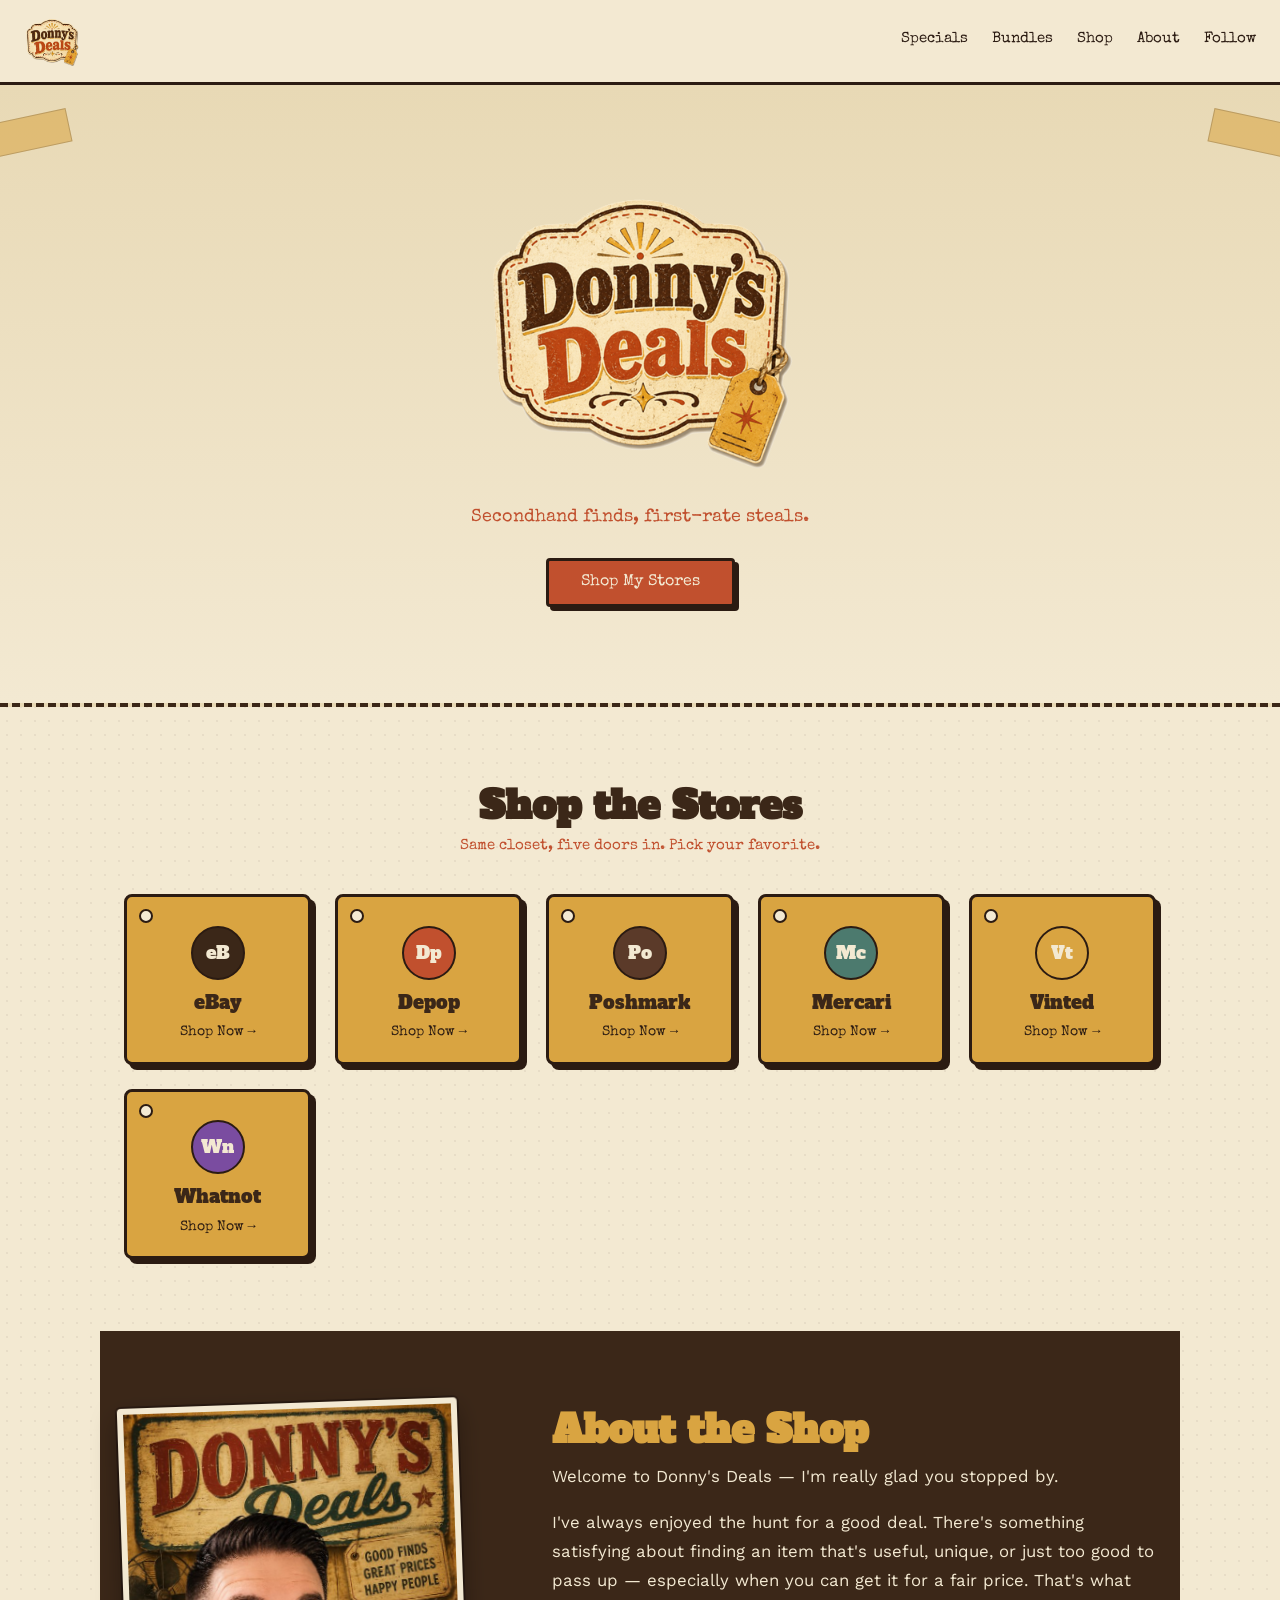
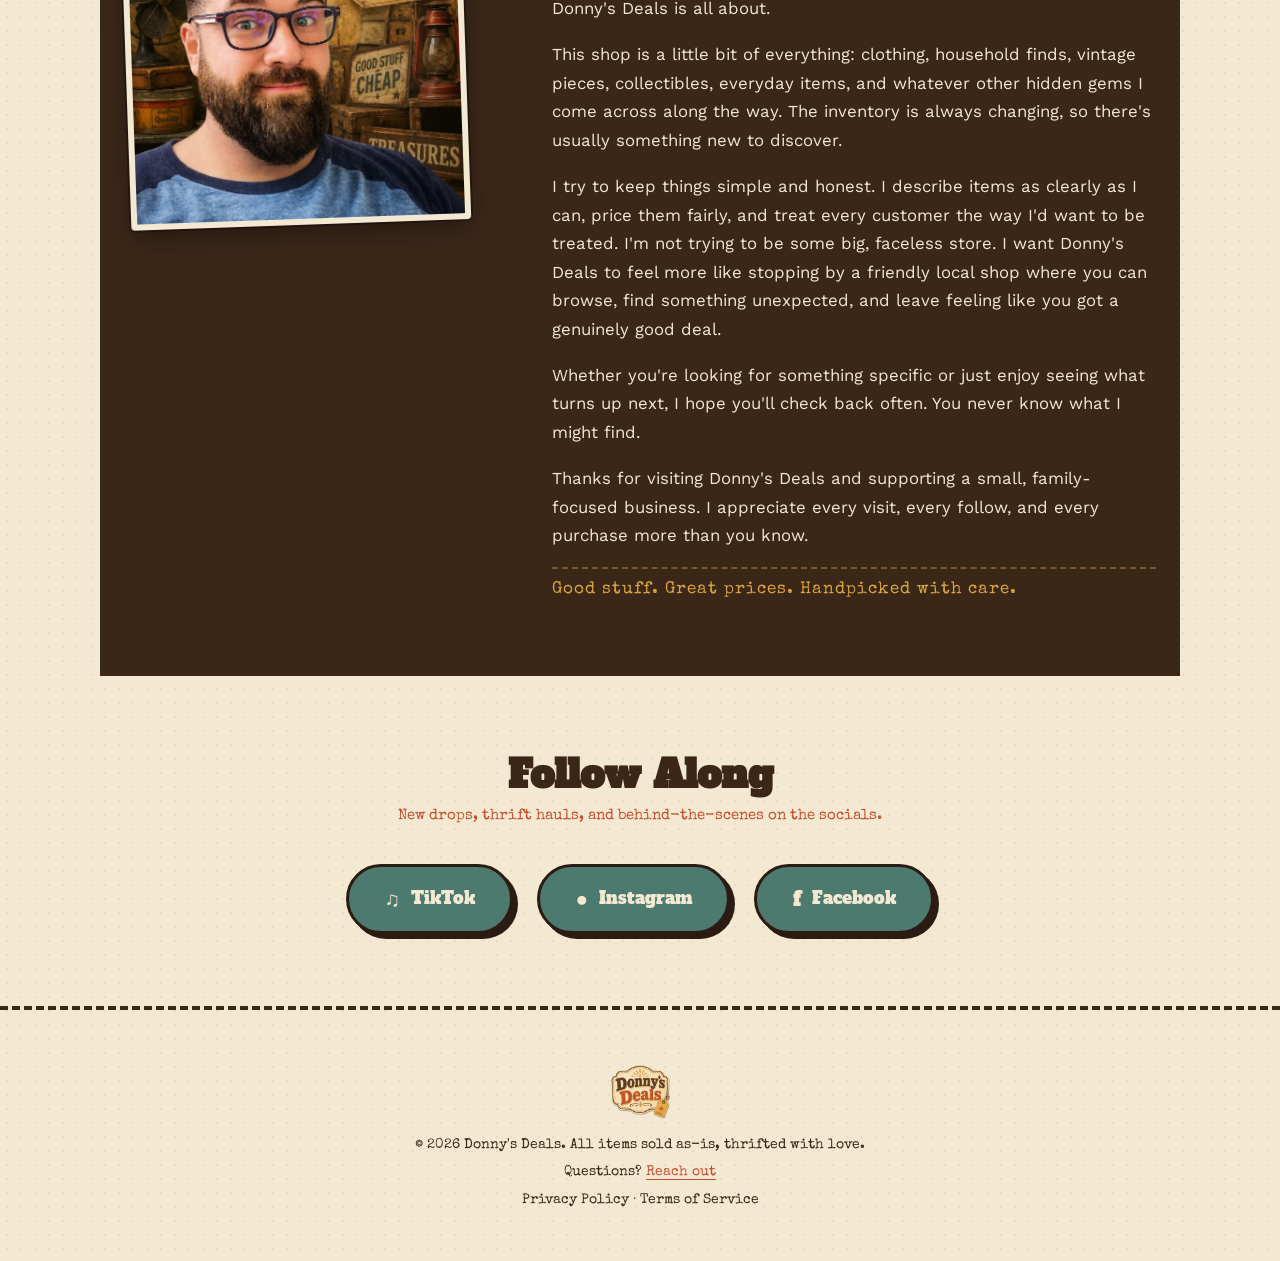
<file: index.html>
<!DOCTYPE html>
<html lang="en">
<head>
<meta charset="UTF-8">
<meta name="viewport" content="width=device-width, initial-scale=1.0">
<title>Donny's Deals — Resale Shop</title>
<meta name="description" content="Donny's Deals — thrifted finds and resale steals. Shop on eBay, Depop, Poshmark, Mercari & Vinted.">
<link rel="icon" type="image/png" href="assets/logo.png">
<link rel="preconnect" href="https://fonts.googleapis.com">
<link rel="preconnect" href="https://fonts.gstatic.com" crossorigin>
<link href="https://fonts.googleapis.com/css2?family=Alfa+Slab+One&family=Special+Elite&family=Work+Sans:wght@400;500;600;700&display=swap" rel="stylesheet">
<link rel="stylesheet" href="styles.css">
</head>
<body>

<header class="site-header">
  <a class="brand" href="#top">
    <img src="assets/logo.png" alt="Donny's Deals" class="brand-logo">
  </a>
  <nav class="site-nav">
    <a href="#specials">Specials</a>
    <a href="#bundles">Bundles</a>
    <a href="#shop">Shop</a>
    <a href="#about">About</a>
    <a href="#follow">Follow</a>
  </nav>
</header>

<main>

  <section id="top" class="hero">
    <div class="hero-inner">
      <img src="assets/logo.png" alt="Donny's Deals" class="hero-logo">
      <h1 class="sr-only">Donny's Deals</h1>
      <p class="hero-tagline">Secondhand finds, first-rate steals.</p>
      <a href="#shop" class="btn btn-primary">Shop My Stores</a>
    </div>
    <div class="hero-tape hero-tape-left"></div>
    <div class="hero-tape hero-tape-right"></div>
  </section>

  <section id="specials" class="specials" hidden>
    <h2 class="section-title">Special Deals</h2>
    <p class="section-sub">Hand-picked, live right now &mdash; gone the moment they sell.</p>
    <div id="specials-grid" class="deals-grid"></div>
  </section>

  <section id="bundles" class="specials" hidden>
    <h2 class="section-title">Bundles</h2>
    <p class="section-sub">Grab the whole set for one price &mdash; each item below links to its own listing.</p>
    <div id="bundles-grid" class="deals-grid"></div>
  </section>

  <section id="shop" class="shop">
    <h2 class="section-title">Shop the Stores</h2>
    <p class="section-sub">Same closet, five doors in. Pick your favorite.</p>

    <div class="shop-grid">

      <a class="shop-card" href="https://www.ebay.com/usr/awesomedonnysdeals" target="_blank" rel="noopener">
        <span class="shop-badge" style="--badge-color:#3B2718;">eB</span>
        <span class="shop-card-name">eBay</span>
        <span class="shop-card-cta">Shop Now &rarr;</span>
        <span class="tag-hole"></span>
      </a>

      <a class="shop-card" href="https://www.depop.com/donnysdeals9000/" target="_blank" rel="noopener">
        <span class="shop-badge" style="--badge-color:#C1502E;">Dp</span>
        <span class="shop-card-name">Depop</span>
        <span class="shop-card-cta">Shop Now &rarr;</span>
        <span class="tag-hole"></span>
      </a>

      <a class="shop-card" href="https://poshmark.com/closet/dondondon9000" target="_blank" rel="noopener">
        <span class="shop-badge" style="--badge-color:#5B3A29;">Po</span>
        <span class="shop-card-name">Poshmark</span>
        <span class="shop-card-cta">Shop Now &rarr;</span>
        <span class="tag-hole"></span>
      </a>

      <a class="shop-card" href="https://www.mercari.com/u/donnysdeals9000/" target="_blank" rel="noopener">
        <span class="shop-badge" style="--badge-color:#4C7A6E;">Mc</span>
        <span class="shop-card-name">Mercari</span>
        <span class="shop-card-cta">Shop Now &rarr;</span>
        <span class="tag-hole"></span>
      </a>

      <a class="shop-card" href="https://www.vinted.com/member/3157533406" target="_blank" rel="noopener">
        <span class="shop-badge" style="--badge-color:#D9A441;">Vt</span>
        <span class="shop-card-name">Vinted</span>
        <span class="shop-card-cta">Shop Now &rarr;</span>
        <span class="tag-hole"></span>
      </a>

      <a class="shop-card" href="https://www.whatnot.com/user/donnysdeals" target="_blank" rel="noopener">
        <span class="shop-badge" style="--badge-color:#7A4CA0;">Wn</span>
        <span class="shop-card-name">Whatnot</span>
        <span class="shop-card-cta">Shop Now &rarr;</span>
        <span class="tag-hole"></span>
      </a>

    </div>
  </section>

  <section id="about" class="about">
    <div class="about-photo">
      <img src="assets/about.jpg" alt="Donny, owner of Donny's Deals" class="about-photo-img">
    </div>
    <div class="about-copy">
      <h2 class="section-title">About the Shop</h2>
      <p>Welcome to Donny's Deals — I'm really glad you stopped by.</p>
      <p>I've always enjoyed the hunt for a good deal. There's something satisfying about finding an item that's useful, unique, or just too good to pass up — especially when you can get it for a fair price. That's what Donny's Deals is all about.</p>
      <p>This shop is a little bit of everything: clothing, household finds, vintage pieces, collectibles, everyday items, and whatever other hidden gems I come across along the way. The inventory is always changing, so there's usually something new to discover.</p>
      <p>I try to keep things simple and honest. I describe items as clearly as I can, price them fairly, and treat every customer the way I'd want to be treated. I'm not trying to be some big, faceless store. I want Donny's Deals to feel more like stopping by a friendly local shop where you can browse, find something unexpected, and leave feeling like you got a genuinely good deal.</p>
      <p>Whether you're looking for something specific or just enjoy seeing what turns up next, I hope you'll check back often. You never know what I might find.</p>
      <p>Thanks for visiting Donny's Deals and supporting a small, family-focused business. I appreciate every visit, every follow, and every purchase more than you know.</p>
      <p class="about-tagline">Good stuff. Great prices. Handpicked with care.</p>
    </div>
  </section>

  <section id="follow" class="follow">
    <h2 class="section-title">Follow Along</h2>
    <p class="section-sub">New drops, thrift hauls, and behind-the-scenes on the socials.</p>
    <div class="follow-grid">
      <a class="follow-card" href="https://www.tiktok.com/@donnysdeals01" target="_blank" rel="noopener">
        <span class="follow-icon" aria-hidden="true">&#9835;</span>
        <span>TikTok</span>
      </a>
      <a class="follow-card" href="https://www.instagram.com/donnysdeals.ai/" target="_blank" rel="noopener">
        <span class="follow-icon" aria-hidden="true">&#9679;</span>
        <span>Instagram</span>
      </a>
      <a class="follow-card" href="https://www.facebook.com/profile.php?id=61574629271311" target="_blank" rel="noopener">
        <span class="follow-icon" aria-hidden="true">f</span>
        <span>Facebook</span>
      </a>
    </div>
  </section>

</main>

<footer class="site-footer">
  <img src="assets/logo.png" alt="Donny's Deals" class="footer-logo">
  <p>&copy; <span id="year"></span> Donny's Deals. All items sold as-is, thrifted with love.</p>
  <p class="footer-contact">Questions? <a href="mailto:donnysdeals.ai@gmail.com">Reach out</a></p>
  <p class="footer-legal"><a href="privacy.html">Privacy Policy</a> &middot; <a href="terms.html">Terms of Service</a></p>
</footer>

<script src="script.js"></script>
</body>
</html>
</file>
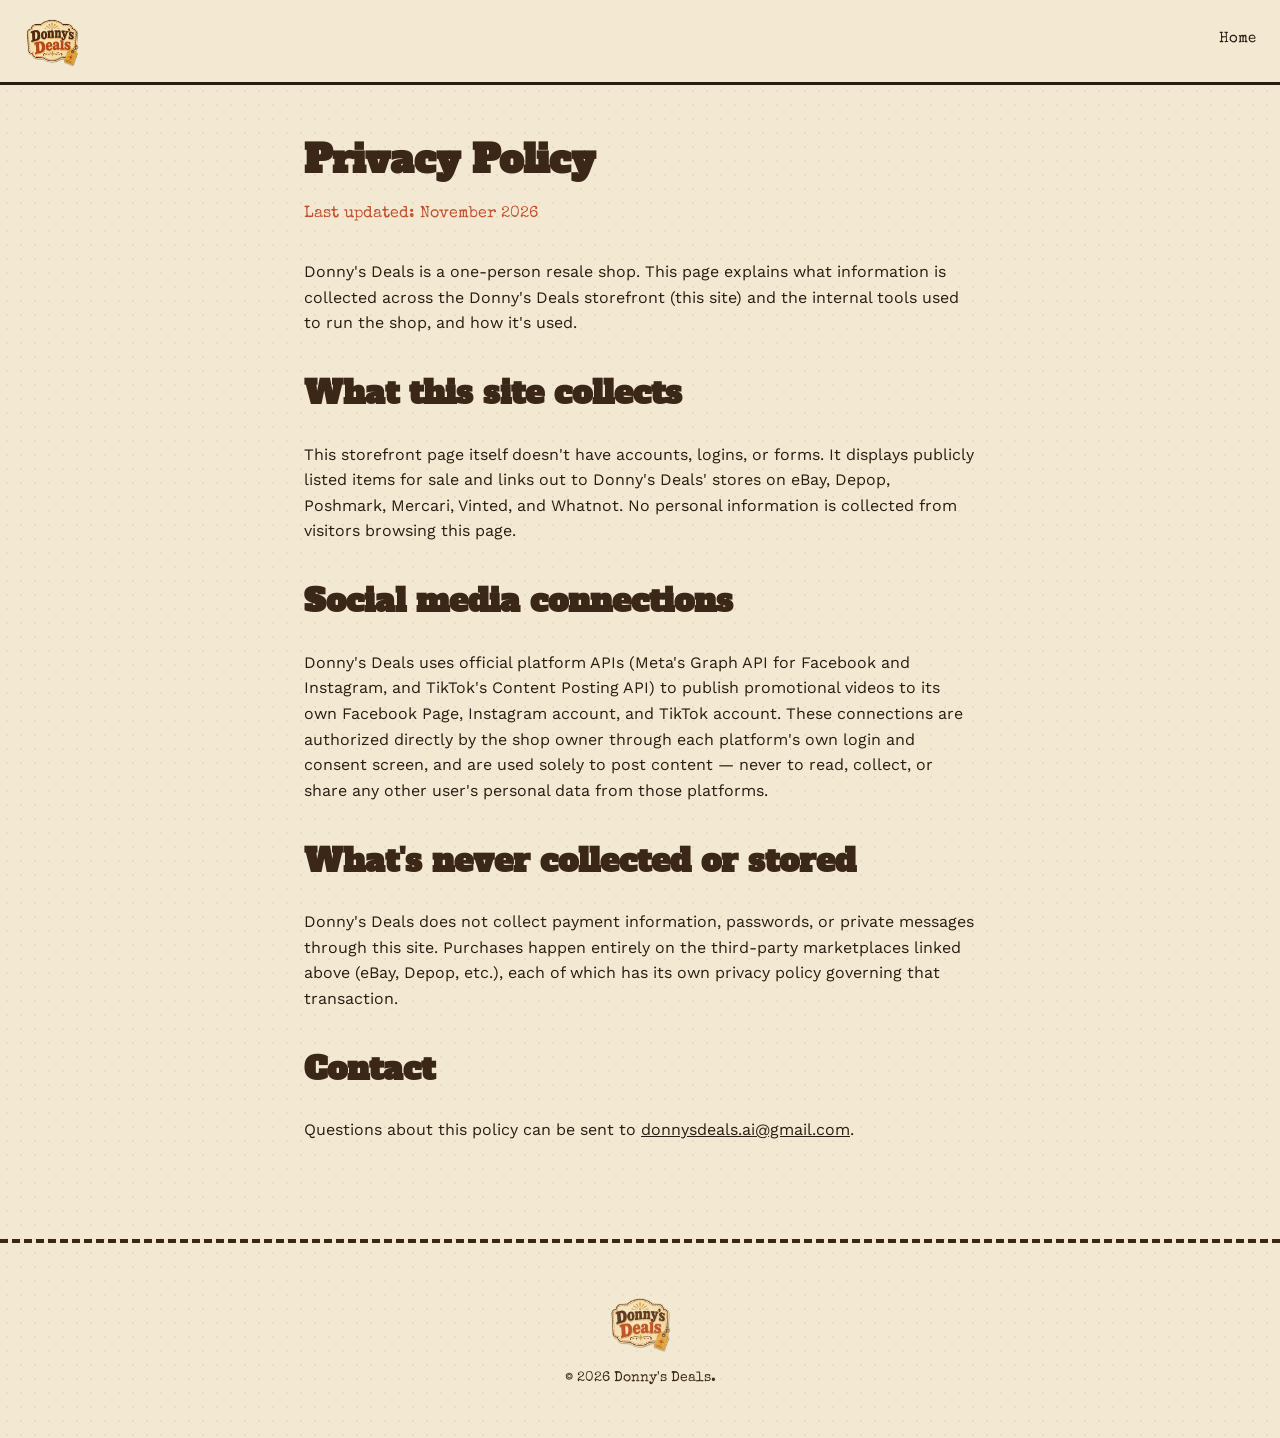
<file: privacy.html>
<!DOCTYPE html>
<html lang="en">
<head>
<meta charset="UTF-8">
<meta name="viewport" content="width=device-width, initial-scale=1.0">
<title>Privacy Policy — Donny's Deals</title>
<meta name="description" content="Privacy Policy for Donny's Deals.">
<link rel="icon" type="image/png" href="assets/logo.png">
<link rel="preconnect" href="https://fonts.googleapis.com">
<link rel="preconnect" href="https://fonts.gstatic.com" crossorigin>
<link href="https://fonts.googleapis.com/css2?family=Alfa+Slab+One&family=Special+Elite&family=Work+Sans:wght@400;500;600;700&display=swap" rel="stylesheet">
<link rel="stylesheet" href="styles.css">
<style>
  .legal { max-width: 720px; margin: 0 auto; padding: 3rem 1.5rem 5rem; }
  .legal h2 { font-family: var(--font-display); color: var(--brown); font-size: clamp(1.4rem, 4vw, 2rem); margin-top: 2.2rem; }
  .legal p, .legal li { line-height: 1.6; }
  .legal .updated { font-family: var(--font-tag); color: var(--rust); margin-bottom: 2rem; }
  .legal a { text-decoration: underline; }
</style>
</head>
<body>

<header class="site-header">
  <a class="brand" href="index.html#top">
    <img src="assets/logo.png" alt="Donny's Deals" class="brand-logo">
  </a>
  <nav class="site-nav">
    <a href="index.html#top">Home</a>
  </nav>
</header>

<main class="legal">
  <h1 class="section-title">Privacy Policy</h1>
  <p class="updated">Last updated: November 2026</p>

  <p>Donny's Deals is a one-person resale shop. This page explains what information is collected across the Donny's Deals storefront (this site) and the internal tools used to run the shop, and how it's used.</p>

  <h2>What this site collects</h2>
  <p>This storefront page itself doesn't have accounts, logins, or forms. It displays publicly listed items for sale and links out to Donny's Deals' stores on eBay, Depop, Poshmark, Mercari, Vinted, and Whatnot. No personal information is collected from visitors browsing this page.</p>

  <h2>Social media connections</h2>
  <p>Donny's Deals uses official platform APIs (Meta's Graph API for Facebook and Instagram, and TikTok's Content Posting API) to publish promotional videos to its own Facebook Page, Instagram account, and TikTok account. These connections are authorized directly by the shop owner through each platform's own login and consent screen, and are used solely to post content — never to read, collect, or share any other user's personal data from those platforms.</p>

  <h2>What's never collected or stored</h2>
  <p>Donny's Deals does not collect payment information, passwords, or private messages through this site. Purchases happen entirely on the third-party marketplaces linked above (eBay, Depop, etc.), each of which has its own privacy policy governing that transaction.</p>

  <h2>Contact</h2>
  <p>Questions about this policy can be sent to <a href="mailto:donnysdeals.ai@gmail.com">donnysdeals.ai@gmail.com</a>.</p>
</main>

<footer class="site-footer">
  <img src="assets/logo.png" alt="Donny's Deals" class="footer-logo">
  <p>&copy; <span id="year"></span> Donny's Deals.</p>
</footer>

<script>document.getElementById('year').textContent = new Date().getFullYear();</script>
</body>
</html>
</file>
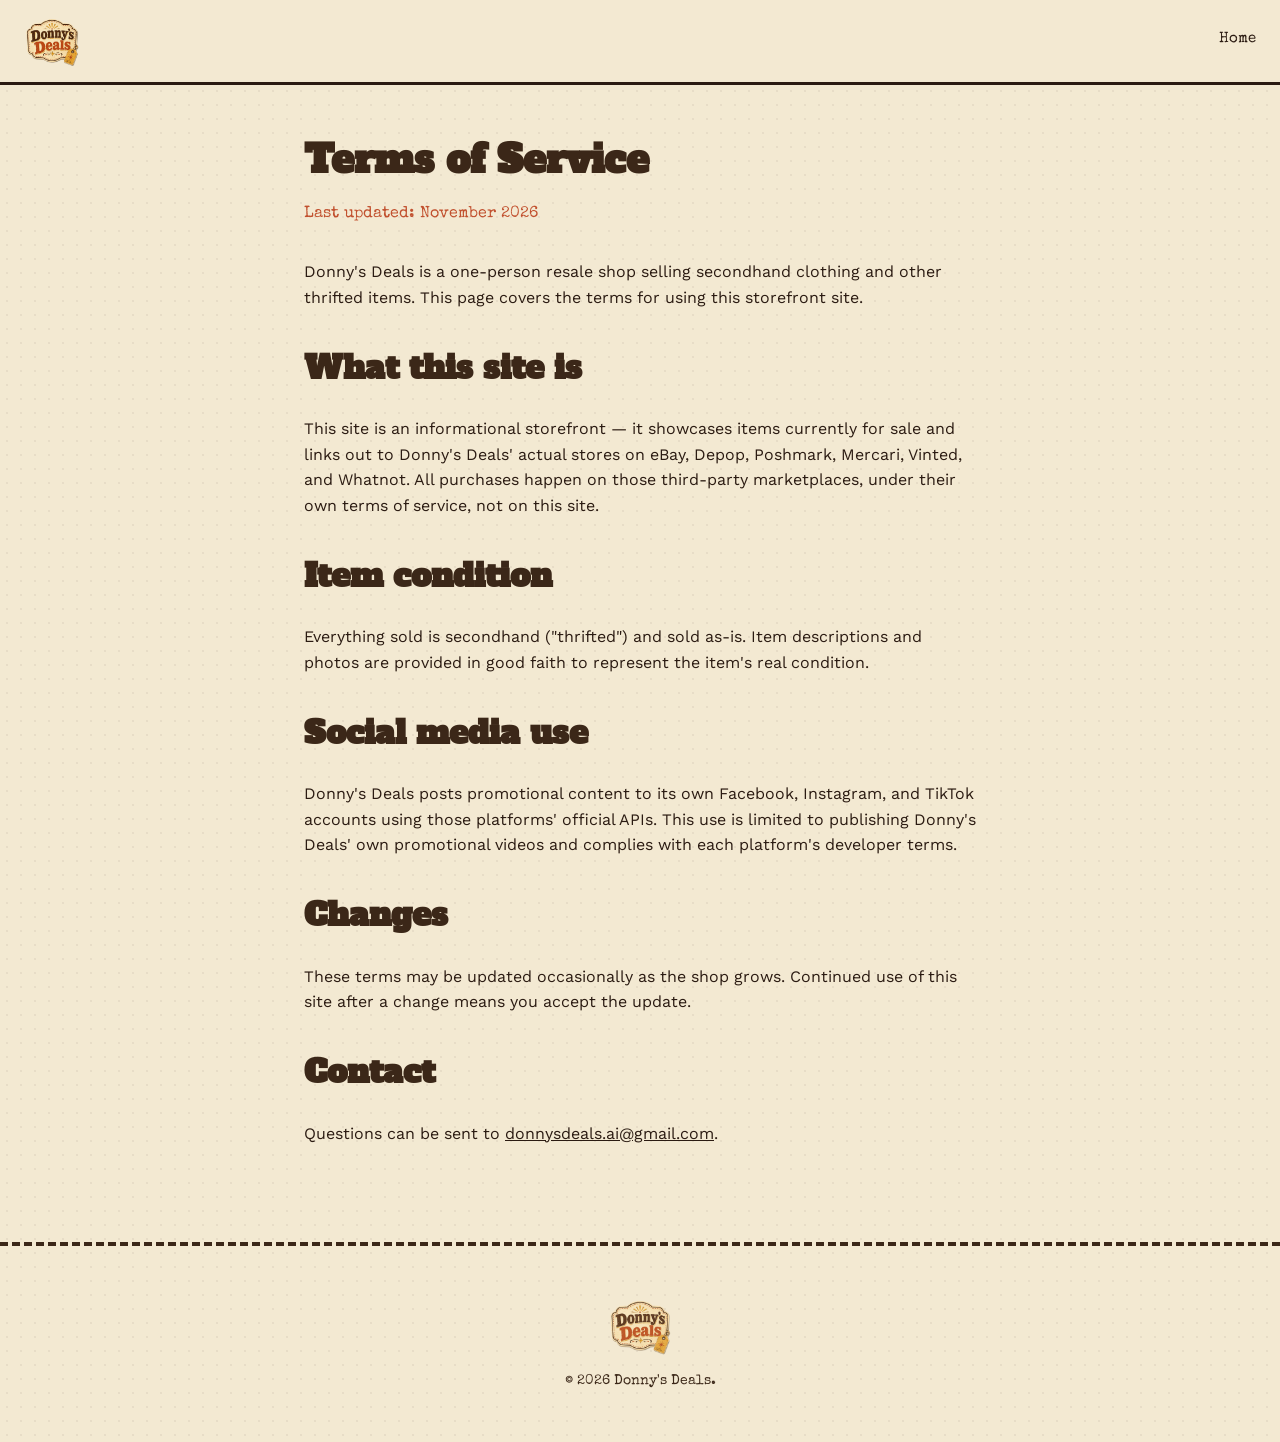
<file: terms.html>
<!DOCTYPE html>
<html lang="en">
<head>
<meta charset="UTF-8">
<meta name="viewport" content="width=device-width, initial-scale=1.0">
<title>Terms of Service — Donny's Deals</title>
<meta name="description" content="Terms of Service for Donny's Deals.">
<link rel="icon" type="image/png" href="assets/logo.png">
<link rel="preconnect" href="https://fonts.googleapis.com">
<link rel="preconnect" href="https://fonts.gstatic.com" crossorigin>
<link href="https://fonts.googleapis.com/css2?family=Alfa+Slab+One&family=Special+Elite&family=Work+Sans:wght@400;500;600;700&display=swap" rel="stylesheet">
<link rel="stylesheet" href="styles.css">
<style>
  .legal { max-width: 720px; margin: 0 auto; padding: 3rem 1.5rem 5rem; }
  .legal h2 { font-family: var(--font-display); color: var(--brown); font-size: clamp(1.4rem, 4vw, 2rem); margin-top: 2.2rem; }
  .legal p, .legal li { line-height: 1.6; }
  .legal .updated { font-family: var(--font-tag); color: var(--rust); margin-bottom: 2rem; }
  .legal a { text-decoration: underline; }
</style>
</head>
<body>

<header class="site-header">
  <a class="brand" href="index.html#top">
    <img src="assets/logo.png" alt="Donny's Deals" class="brand-logo">
  </a>
  <nav class="site-nav">
    <a href="index.html#top">Home</a>
  </nav>
</header>

<main class="legal">
  <h1 class="section-title">Terms of Service</h1>
  <p class="updated">Last updated: November 2026</p>

  <p>Donny's Deals is a one-person resale shop selling secondhand clothing and other thrifted items. This page covers the terms for using this storefront site.</p>

  <h2>What this site is</h2>
  <p>This site is an informational storefront — it showcases items currently for sale and links out to Donny's Deals' actual stores on eBay, Depop, Poshmark, Mercari, Vinted, and Whatnot. All purchases happen on those third-party marketplaces, under their own terms of service, not on this site.</p>

  <h2>Item condition</h2>
  <p>Everything sold is secondhand ("thrifted") and sold as-is. Item descriptions and photos are provided in good faith to represent the item's real condition.</p>

  <h2>Social media use</h2>
  <p>Donny's Deals posts promotional content to its own Facebook, Instagram, and TikTok accounts using those platforms' official APIs. This use is limited to publishing Donny's Deals' own promotional videos and complies with each platform's developer terms.</p>

  <h2>Changes</h2>
  <p>These terms may be updated occasionally as the shop grows. Continued use of this site after a change means you accept the update.</p>

  <h2>Contact</h2>
  <p>Questions can be sent to <a href="mailto:donnysdeals.ai@gmail.com">donnysdeals.ai@gmail.com</a>.</p>
</main>

<footer class="site-footer">
  <img src="assets/logo.png" alt="Donny's Deals" class="footer-logo">
  <p>&copy; <span id="year"></span> Donny's Deals.</p>
</footer>

<script>document.getElementById('year').textContent = new Date().getFullYear();</script>
</body>
</html>
</file>
<file: styles.css>
/* Donny's Deals — retro resale-shop theme */

:root {
  --cream: #F3E9D2;
  --cream-dark: #E8D9B5;
  --ink: #2B1B12;
  --brown: #3B2718;
  --mustard: #D9A441;
  --rust: #C1502E;
  --teal: #4C7A6E;
  --max-width: 1080px;

  --font-display: 'Alfa Slab One', Georgia, serif;
  --font-tag: 'Special Elite', 'Courier New', monospace;
  --font-body: 'Work Sans', -apple-system, BlinkMacSystemFont, sans-serif;
}

* { box-sizing: border-box; }

html { scroll-behavior: smooth; }

body {
  margin: 0;
  font-family: var(--font-body);
  color: var(--ink);
  background-color: var(--cream);
  background-image:
    radial-gradient(circle, rgba(43,27,18,0.06) 1px, transparent 1px);
  background-size: 14px 14px;
}

a { color: inherit; text-decoration: none; }

img { max-width: 100%; display: block; }

.section-title {
  font-family: var(--font-display);
  font-size: clamp(1.6rem, 4vw, 2.4rem);
  margin: 0 0 0.4rem;
  color: var(--brown);
}

.section-sub {
  font-family: var(--font-tag);
  color: var(--rust);
  margin: 0 0 2.5rem;
  font-size: 0.95rem;
}

/* Header */

.site-header {
  position: sticky;
  top: 0;
  z-index: 10;
  display: flex;
  align-items: center;
  justify-content: space-between;
  padding: 0.8rem 1.5rem;
  background: var(--cream);
  border-bottom: 3px solid var(--ink);
}

.brand {
  display: flex;
  align-items: center;
  gap: 0.6rem;
}

.brand-logo {
  width: 56px;
  height: 56px;
}

.sr-only {
  position: absolute;
  width: 1px;
  height: 1px;
  padding: 0;
  margin: -1px;
  overflow: hidden;
  clip: rect(0, 0, 0, 0);
  white-space: nowrap;
  border: 0;
}

@media (max-width: 420px) {
  .site-nav { gap: 0.9rem; font-size: 0.8rem; }
  .brand-logo { width: 46px; height: 46px; }
}

.site-nav {
  display: flex;
  gap: 1.5rem;
  font-family: var(--font-tag);
  font-size: 0.95rem;
}

.site-nav a {
  border-bottom: 2px solid transparent;
  padding-bottom: 2px;
  transition: border-color 0.15s ease;
}

.site-nav a:hover {
  border-color: var(--rust);
}

/* Hero */

.hero {
  position: relative;
  text-align: center;
  padding: 5rem 1.5rem 6rem;
  background: linear-gradient(180deg, var(--cream-dark), var(--cream));
  border-bottom: 4px dashed var(--brown);
  overflow: hidden;
}

.hero-inner {
  position: relative;
  z-index: 1;
  max-width: 640px;
  margin: 0 auto;
}

.hero-logo {
  width: min(320px, 80vw);
  height: auto;
  margin: 0 auto 1.5rem;
}

.hero-tagline {
  font-family: var(--font-tag);
  font-size: 1.1rem;
  color: var(--rust);
  margin: 0 0 2rem;
}

.hero-tape {
  position: absolute;
  width: 90px;
  height: 34px;
  background: rgba(217, 164, 65, 0.55);
  border: 1px solid rgba(43,27,18,0.2);
  top: 2rem;
}

.hero-tape-left { left: -20px; transform: rotate(-12deg); }
.hero-tape-right { right: -20px; transform: rotate(12deg); }

/* Buttons */

.btn {
  display: inline-block;
  font-family: var(--font-tag);
  font-size: 1rem;
  padding: 0.85rem 2rem;
  border: 3px solid var(--ink);
  border-radius: 4px;
  background: var(--rust);
  color: var(--cream);
  box-shadow: 4px 4px 0 var(--ink);
  transition: transform 0.12s ease, box-shadow 0.12s ease;
}

.btn:hover {
  transform: translate(2px, 2px);
  box-shadow: 2px 2px 0 var(--ink);
}

/* Special Deals */

.specials {
  max-width: var(--max-width);
  margin: 0 auto;
  padding: 4.5rem 1.5rem 1rem;
  text-align: center;
}

.deals-grid {
  display: grid;
  grid-template-columns: repeat(auto-fit, minmax(220px, 1fr));
  gap: 1.5rem;
  margin-top: 1rem;
  text-align: left;
}

.deal-card {
  display: flex;
  flex-direction: column;
  background: var(--cream-dark);
  border: 3px solid var(--ink);
  border-radius: 8px;
  box-shadow: 5px 5px 0 var(--ink);
  overflow: hidden;
  transition: transform 0.15s ease, box-shadow 0.15s ease;
}

.deal-card:hover {
  transform: translate(-3px, -3px);
  box-shadow: 8px 8px 0 var(--ink);
}

.deal-photo {
  width: 100%;
  aspect-ratio: 1;
  object-fit: cover;
  border-bottom: 3px solid var(--ink);
}

.deal-photo-empty {
  display: flex;
  align-items: center;
  justify-content: center;
  color: var(--brown);
  font-family: var(--font-tag);
  background: var(--cream);
}

.deal-info {
  padding: 1rem 1.1rem 1.2rem;
  display: flex;
  flex-direction: column;
  gap: 0.35rem;
}

.deal-availability {
  align-self: flex-start;
  font-family: var(--font-tag);
  font-size: 0.72rem;
  letter-spacing: 0.5px;
  color: var(--teal);
  border: 1px solid var(--teal);
  border-radius: 20px;
  padding: 0.15rem 0.6rem;
}

.deal-title {
  font-family: var(--font-display);
  font-size: 1.1rem;
  color: var(--brown);
  margin: 0.2rem 0 0;
  line-height: 1.25;
}

.deal-size {
  font-family: var(--font-tag);
  font-size: 0.85rem;
  color: var(--ink);
  margin: 0;
  opacity: 0.8;
}

.deal-price-row {
  display: flex;
  align-items: baseline;
  justify-content: space-between;
  margin: 0.3rem 0 0.2rem;
}

.deal-price {
  font-family: var(--font-display);
  font-size: 1.3rem;
  color: var(--rust);
}

.deal-shipping {
  font-family: var(--font-tag);
  font-size: 0.78rem;
  color: var(--ink);
  opacity: 0.75;
}

.deal-link {
  margin-top: 0.5rem;
  align-self: flex-start;
  padding: 0.6rem 1.3rem;
  font-size: 0.85rem;
  box-shadow: 3px 3px 0 var(--ink);
}

.deal-link:hover {
  transform: translate(1px, 1px);
  box-shadow: 2px 2px 0 var(--ink);
}

/* Bundle cards — same card shell as a Special Deal, but a photo grid of every item
   instead of one big photo, and a list of per-item links instead of one listing link. */

.bundle-photos {
  display: grid;
  grid-template-columns: repeat(3, 1fr);
  gap: 2px;
  border-bottom: 3px solid var(--ink);
}

.bundle-photo {
  aspect-ratio: 1;
  object-fit: cover;
  width: 100%;
  display: block;
}

.bundle-items-list {
  display: flex;
  flex-direction: column;
  gap: 0.35rem;
  margin: 0.4rem 0;
}

.bundle-item-link {
  font-family: var(--font-tag);
  font-size: 0.82rem;
  color: var(--teal);
  text-decoration: underline;
}

.bundle-item-link:hover {
  color: var(--rust);
}

/* Shop section */

.shop {
  max-width: var(--max-width);
  margin: 0 auto;
  padding: 4.5rem 1.5rem;
  text-align: center;
}

.shop-grid {
  display: grid;
  grid-template-columns: repeat(auto-fit, minmax(180px, 1fr));
  gap: 1.5rem;
  margin-top: 1rem;
}

.shop-card {
  position: relative;
  display: flex;
  flex-direction: column;
  align-items: center;
  gap: 0.6rem;
  padding: 1.8rem 1rem 1.4rem;
  background: var(--mustard);
  border: 3px solid var(--ink);
  border-radius: 8px;
  box-shadow: 5px 5px 0 var(--ink);
  transition: transform 0.15s ease, box-shadow 0.15s ease;
}

.shop-card:hover {
  transform: translate(-3px, -3px);
  box-shadow: 8px 8px 0 var(--ink);
}

.tag-hole {
  position: absolute;
  top: 12px;
  left: 12px;
  width: 14px;
  height: 14px;
  border-radius: 50%;
  background: var(--cream);
  border: 2px solid var(--ink);
}

.shop-badge {
  width: 54px;
  height: 54px;
  border-radius: 50%;
  background: var(--badge-color, var(--brown));
  color: var(--cream);
  font-family: var(--font-display);
  font-size: 1.1rem;
  display: flex;
  align-items: center;
  justify-content: center;
  border: 2px solid var(--ink);
}

.shop-card-name {
  font-family: var(--font-display);
  font-size: 1.15rem;
  color: var(--brown);
}

.shop-card-cta {
  font-family: var(--font-tag);
  font-size: 0.85rem;
  color: var(--ink);
}

/* About */

.about {
  background: var(--brown);
  color: var(--cream);
  padding: 4.5rem 1.5rem;
}

.about > * { max-width: var(--max-width); margin-left: auto; margin-right: auto; }

.about {
  display: grid;
  grid-template-columns: 1fr;
  gap: 2.5rem;
  max-width: none;
}

.about-photo,
.about-copy {
  max-width: var(--max-width);
  width: 100%;
  margin: 0 auto;
}

.about .section-title { color: var(--mustard); }
.about .section-sub { color: var(--mustard); }

.about-copy p {
  font-size: 1.05rem;
  line-height: 1.7;
  margin: 0 0 1.1rem;
}

.about-copy p:last-child {
  margin-bottom: 0;
}

.about-tagline {
  font-family: var(--font-tag);
  color: var(--mustard);
  font-size: 1rem;
  letter-spacing: 1px;
  padding-top: 0.4rem;
  border-top: 2px dashed rgba(217, 164, 65, 0.4);
}

.about-photo {
  border: 6px solid var(--cream);
  border-radius: 4px;
  box-shadow: 0 10px 26px rgba(0,0,0,0.35), 0 0 0 2px var(--ink);
  overflow: hidden;
  transform: rotate(-2deg);
  max-width: 340px;
}

.about-photo-img {
  display: block;
  width: 100%;
  height: auto;
}

@media (min-width: 720px) {
  .about {
    display: grid;
    grid-template-columns: minmax(0, 380px) 1fr;
    align-items: start;
    gap: 3rem;
    max-width: var(--max-width);
    margin: 0 auto;
    padding: 4.5rem 1.5rem;
  }
  .about-photo, .about-copy { margin: 0; }
  .about-photo { position: sticky; top: 90px; }
}

/* Follow */

.follow {
  max-width: var(--max-width);
  margin: 0 auto;
  padding: 4.5rem 1.5rem;
  text-align: center;
}

.follow-grid {
  display: flex;
  flex-wrap: wrap;
  justify-content: center;
  gap: 1.5rem;
  margin-top: 1rem;
}

.follow-card {
  display: flex;
  align-items: center;
  gap: 0.7rem;
  padding: 1.1rem 2.2rem;
  background: var(--teal);
  color: var(--cream);
  border: 3px solid var(--ink);
  border-radius: 40px;
  box-shadow: 5px 5px 0 var(--ink);
  font-family: var(--font-display);
  font-size: 1.05rem;
  transition: transform 0.15s ease, box-shadow 0.15s ease;
}

.follow-card:hover {
  transform: translate(-3px, -3px);
  box-shadow: 8px 8px 0 var(--ink);
}

.follow-icon {
  font-size: 1.3rem;
}

/* Footer */

.site-footer {
  text-align: center;
  padding: 3rem 1.5rem 2.5rem;
  border-top: 4px dashed var(--brown);
  font-family: var(--font-tag);
  font-size: 0.85rem;
  color: var(--brown);
}

.footer-logo {
  width: 64px;
  height: 64px;
  margin: 0 auto 1rem;
  opacity: 0.9;
}

.footer-contact a {
  border-bottom: 1px solid var(--rust);
  color: var(--rust);
}
</file>
